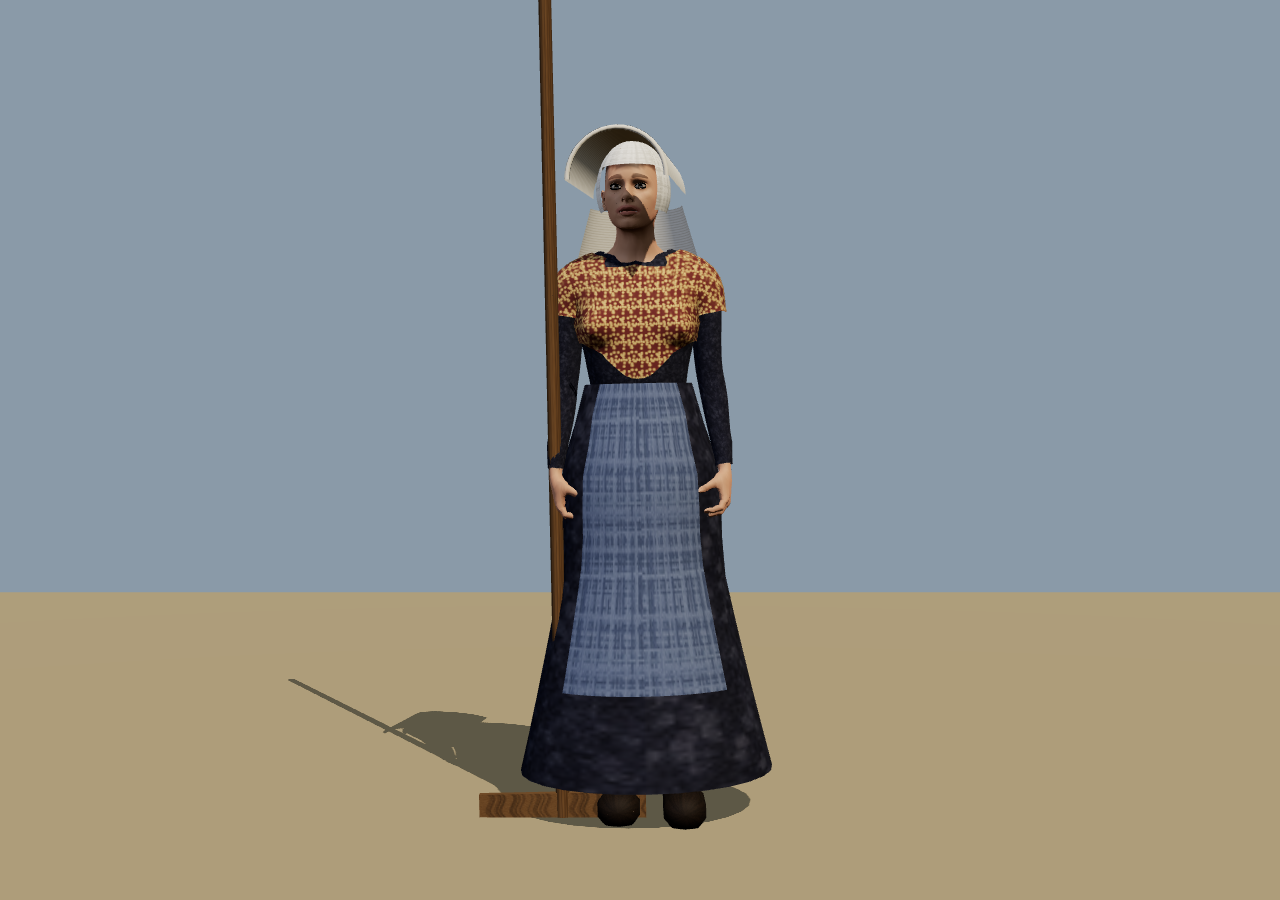
<file: dev/human.html>
<!doctype html>
<html lang="fr">
<head>
<meta charset="utf-8" />
<title>Personnage seul</title>
<style>html,body{margin:0;height:100%;background:#8a9aa8;overflow:hidden}canvas{display:block}</style>
<script type="importmap">{ "imports": { "three": "../vendor/three.module.js" } }</script>
</head>
<body>
<script type="module">
// Banc d'essai d'un personnage : ?era=xix&who=mayor&cam=face|body|back|side&anim=0&action=idle
import * as THREE from 'three';
import { buildCharacter } from '../src/characters/rig.js';
import { look, ARCHETYPES } from '../src/characters/wardrobe.js';
import { loadHumans } from '../src/characters/human.js';
await loadHumans('../assets/humans/');

const q = new URLSearchParams(location.search);
const era = q.get('era') || 'xix';
const who = q.get('who') || ARCHETYPES[era][0];
const camMode = q.get('cam') || 'body';
const renderer = new THREE.WebGLRenderer({ antialias: true, preserveDrawingBuffer: true });
renderer.setSize(innerWidth, innerHeight);
renderer.shadowMap.enabled = true;
renderer.outputColorSpace = THREE.SRGBColorSpace;
renderer.toneMapping = THREE.ACESFilmicToneMapping;
document.body.appendChild(renderer.domElement);
const scene = new THREE.Scene();
scene.background = new THREE.Color(0x8a9aa8);
scene.add(new THREE.HemisphereLight(0xdde8f0, 0x6a5a40, 1.0));
const sun = new THREE.DirectionalLight(0xfff0d8, 2.4);
sun.position.set(2, 5, 4); sun.castShadow = true;
sun.shadow.mapSize.set(2048, 2048);
sun.shadow.camera.left = -2; sun.shadow.camera.right = 2; sun.shadow.camera.top = 2.5; sun.shadow.camera.bottom = -0.5; sun.shadow.bias = -0.0003; sun.shadow.normalBias = 0.01;
scene.add(sun);
const fill = new THREE.DirectionalLight(0xc8d8ff, 0.6);
fill.position.set(-3, 2, 2);
scene.add(fill);
const ground = new THREE.Mesh(new THREE.PlaneGeometry(10, 10), new THREE.MeshStandardMaterial({ color: 0xa89878 }));
ground.rotation.x = -Math.PI / 2; ground.receiveShadow = true; scene.add(ground);
const spec = q.get('spec') ? JSON.parse(q.get('spec')) : look(era, who, { id: who, action: q.get('action') || 'idle' });
if (q.get('nohat')) delete spec.hat;
if (q.get('nobeard')) delete spec.beard;
if (q.get('hair')) spec.hair = { ...(spec.hair || {}), style: q.get('hair') };
const c = buildCharacter(spec);
c.setAction(q.get('action') || 'idle');
c.group.rotation.y = parseFloat(q.get('rot') || '0');
scene.add(c.group);
window.__char = c;
if (q.get('lod')) c.setLOD(+q.get('lod'));
if (q.get('hairdebug')) c.j.head.traverse((o) => { if (o.isMesh && o.material.alphaTest) o.material = new THREE.MeshBasicMaterial({ color: o.material.alphaTest > 0.4 ? 0xff0000 : 0x00ff00, side: THREE.DoubleSide, wireframe: q.get('hairdebug') === 'w' }); });
const cam = new THREE.PerspectiveCamera(30, innerWidth / innerHeight, 0.05, 50);
const eyeY = c.eyeHeight * c.scale;
const views = {
  body: [[0, 1.0, 4.2], [0, 0.9, 0]],
  face: [[0, eyeY, 0.62], [0, eyeY - 0.02, 0]],
  face34: [[0.38, eyeY + 0.02, 0.5], [0, eyeY - 0.02, 0]],
  back: [[0, 1.1, -4.2], [0, 0.9, 0]],
  side: [[4.2, 1.0, 0], [0, 0.9, 0]],
  bust: [[0.3, eyeY - 0.1, 1.4], [0, eyeY - 0.25, 0]],
  top: [[0, eyeY + 0.6, 0.25], [0, eyeY + 0.05, 0]],
  feet: [[0.4, 0.35, 1.2], [0, 0.1, 0]],
  hand: [[0.75, 0.95, 0.35], [0.2, 0.85, 0]],
  handF: [[0.25, 0.9, 0.8], [0.2, 0.85, 0]],
};
const [p, t] = views[camMode] || views.body;
cam.position.set(...p); cam.lookAt(...t);
let last = performance.now();
const anim = q.get('anim') !== '0';
function loop(now) {
  const dt = Math.min(0.05, (now - last) / 1000); last = now;
  if (anim) c.update(dt);
  renderer.render(scene, cam);
  requestAnimationFrame(loop);
}
requestAnimationFrame(loop);
</script>
</body>
</html>
</file>
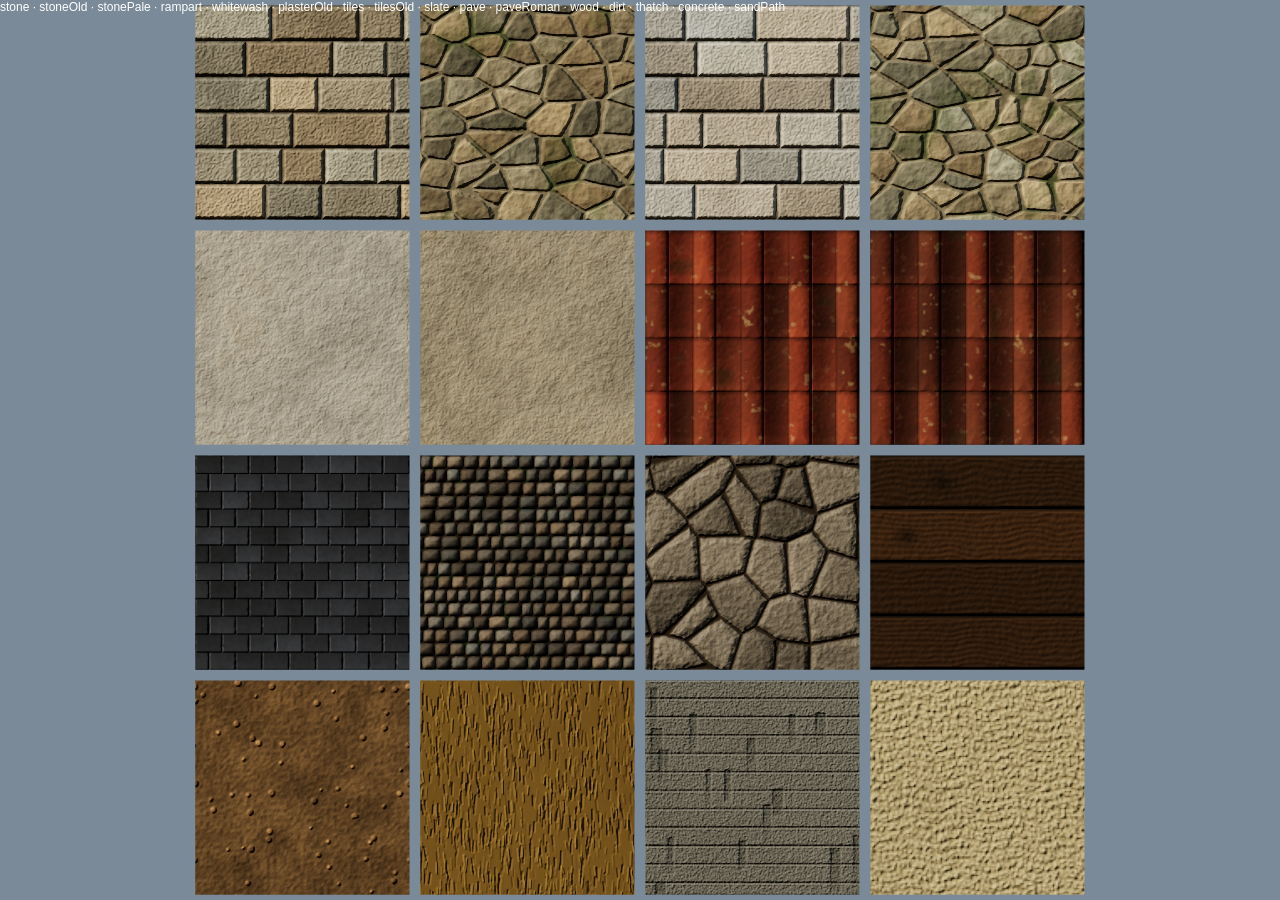
<file: dev/materials.html>
<!doctype html>
<html lang="fr">
<head>
<meta charset="utf-8" />
<title>Matériaux</title>
<style>html,body{margin:0;height:100%;background:#7a8a98;overflow:hidden}canvas{display:block}#l{position:fixed;left:0;top:0;font:12px sans-serif;color:#fff;width:100%}</style>
<script type="importmap">{ "imports": { "three": "../vendor/three.module.js" } }</script>
</head>
<body>
<div id="l"></div>
<script type="module">
// Planche des matériaux du bâti : ?mats=stone,stoneOld,…&cols=4
import * as THREE from 'three';
import { MAT } from '../src/world/materials.js';

const q = new URLSearchParams(location.search);
const names = (q.get('mats') || 'stone,stoneOld,stonePale,rampart,whitewash,plasterOld,tiles,tilesOld,slate,pave,paveRoman,wood,dirt,thatch,concrete,sandPath').split(',');
const cols = +(q.get('cols') || 4);
const rows = Math.ceil(names.length / cols);
const renderer = new THREE.WebGLRenderer({ antialias: true, preserveDrawingBuffer: true });
renderer.setSize(innerWidth, innerHeight);
renderer.outputColorSpace = THREE.SRGBColorSpace;
renderer.toneMapping = THREE.ACESFilmicToneMapping;
document.body.appendChild(renderer.domElement);
const scene = new THREE.Scene();
scene.background = new THREE.Color(0x7a8a98);
scene.add(new THREE.HemisphereLight(0xcfe0f0, 0x6a5a40, 0.8));
const sun = new THREE.DirectionalLight(0xfff0d8, 2.6);
sun.position.set(-3, 2.2, 2);
scene.add(sun);
const S = 2;     // une plaque = 2 m (une répétition de texture sur les boîtes)
const geo = new THREE.PlaneGeometry(S, S);
names.forEach((n, k) => {
  const m = new THREE.Mesh(geo, MAT[n]());
  m.position.set((k % cols - (cols - 1) / 2) * (S + 0.1), -(Math.floor(k / cols) - (rows - 1) / 2) * (S + 0.1), 0);
  scene.add(m);
});
const cam = new THREE.OrthographicCamera(-cols * 1.05, cols * 1.05, rows * 1.05, -rows * 1.05, 0.1, 50);
cam.position.set(0, 0, 10);
const aspect = innerWidth / innerHeight;
const w = Math.max(cols * 1.05, rows * 1.05 * aspect);
cam.left = -w; cam.right = w; cam.top = w / aspect; cam.bottom = -w / aspect;
cam.updateProjectionMatrix();
document.getElementById('l').textContent = names.join(' · ');
renderer.render(scene, cam);
window.__ready = true;
</script>
</body>
</html>
</file>
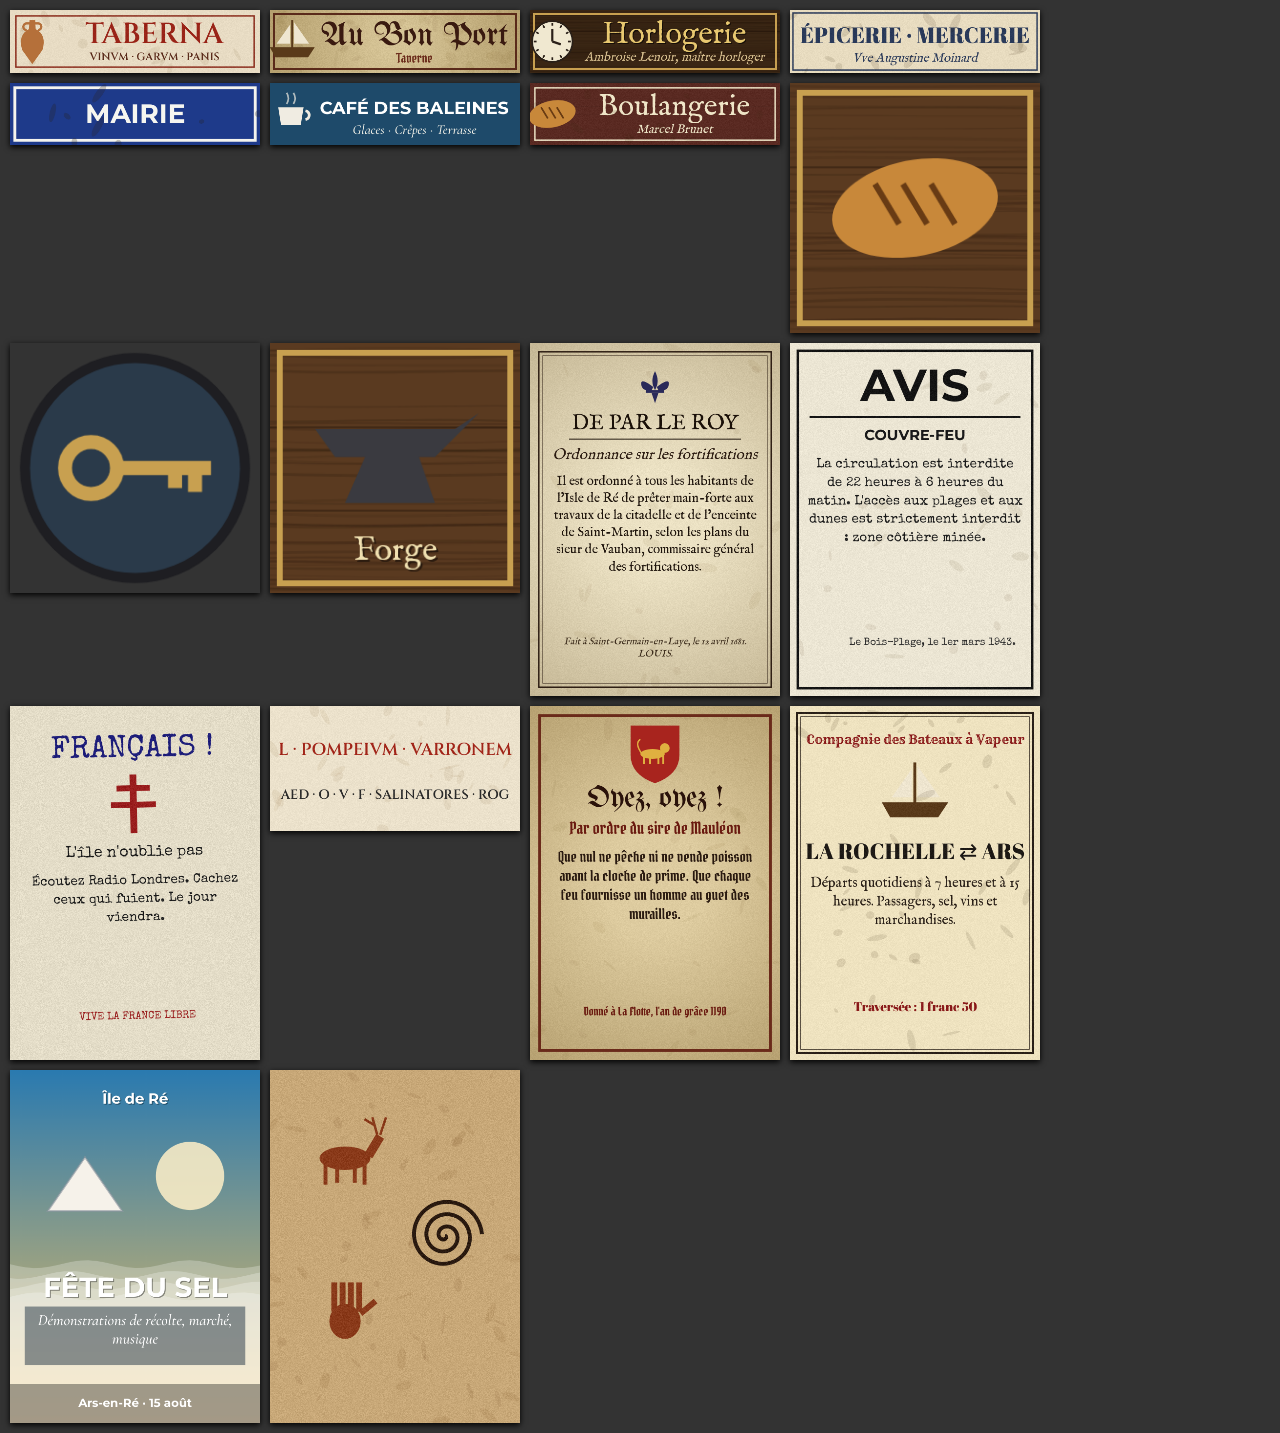
<file: dev/signs.html>
<!doctype html>
<html lang="fr"><head><meta charset="utf-8"><title>Enseignes et affiches</title>
<link rel="stylesheet" href="../fonts/fonts.css">
<style>body{background:#333;margin:0;padding:10px;display:flex;flex-wrap:wrap;gap:10px;align-items:flex-start}canvas{max-width:250px;height:auto;box-shadow:0 2px 6px #000}</style>
<script type="importmap">{ "imports": { "three": "../vendor/three.module.js" } }</script>
</head><body>
<script type="module">
import { signCanvas, hangingCanvas, posterCanvas, loadFonts } from '../src/gfx/signs.js';
await loadFonts();
const add = (c) => document.body.appendChild(c);
add(signCanvas({ text: 'TABERNA', sub: 'VINVM · GARVM · PANIS', style: 'roman', icon: 'amphora' }));
add(signCanvas({ text: 'Au Bon Port', sub: 'Taverne', style: 'gothic', icon: 'ship' }));
add(signCanvas({ text: 'Horlogerie', sub: 'Ambroise Lenoir, maître horloger', style: 'carved', icon: 'clock' }));
add(signCanvas({ text: 'ÉPICERIE · MERCERIE', sub: 'Vve Augustine Moinard', style: 'fat', bg: '#e8dcc0', fg: '#2a3a5a' }));
add(signCanvas({ text: 'MAIRIE', style: 'enamel' }));
add(signCanvas({ text: 'Café des Baleines', sub: 'Glaces · Crêpes · Terrasse', style: 'modern', bg: '#1e4a6a', icon: 'coffee' }));
add(signCanvas({ text: 'Boulangerie', sub: 'Marcel Brunet', style: 'painted', bg: '#5a2a22', icon: 'bread' }));
add(hangingCanvas({ icon: 'bread' }));
add(hangingCanvas({ icon: 'key', bg: '#2a3a4a', style: 'iron' }));
add(hangingCanvas({ icon: 'anvil', text: 'Forge' }));
add(posterCanvas({ kind: 'ordonnance', title: 'Ordonnance sur les fortifications', body: "Il est ordonné à tous les habitants de l'Isle de Ré de prêter main-forte aux travaux de la citadelle et de l'enceinte de Saint-Martin, selon les plans du sieur de Vauban, commissaire général des fortifications.", footer: 'Fait à Saint-Germain-en-Laye, le 12 avril 1681. LOUIS.' }));
add(posterCanvas({ kind: 'avis', title: 'COUVRE-FEU', body: "La circulation est interdite de 22 heures à 6 heures du matin. L'accès aux plages et aux dunes est strictement interdit : zone côtière minée.", footer: 'Le Bois-Plage, le 1er mars 1943.' }));
add(posterCanvas({ kind: 'tract', title: "L'île n'oublie pas", body: 'Écoutez Radio Londres. Cachez ceux qui fuient. Le jour viendra.', footer: 'VIVE LA FRANCE LIBRE' }));
add(posterCanvas({ kind: 'programma', title: 'L · POMPEIVM · VARRONEM', body: 'AED · O · V · F · SALINATORES · ROG' }));
add(posterCanvas({ kind: 'proclamation', title: 'Par ordre du sire de Mauléon', body: "Que nul ne pêche ni ne vende poisson avant la cloche de prime. Que chaque feu fournisse un homme au guet des murailles.", footer: "Donné à La Flotte, l'an de grâce 1190" }));
add(posterCanvas({ kind: 'affiche19', header: 'Compagnie des Bateaux à Vapeur', title: 'LA ROCHELLE ⇄ ARS', icon: 'ship', body: 'Départs quotidiens à 7 heures et à 15 heures. Passagers, sel, vins et marchandises.', footer: 'Traversée : 1 franc 50' }));
add(posterCanvas({ kind: 'tourism', header: 'Île de Ré', title: 'FÊTE DU SEL', icon: 'salt', body: 'Démonstrations de récolte, marché, musique', footer: 'Ars-en-Ré · 15 août', bg: '#2a7ab0', bg2: '#f0c060' }));
add(posterCanvas({ kind: 'hide', motifs: ['deer', 'spiral', 'hand'] }));
window.__ready = true;
</script></body></html>
</file>
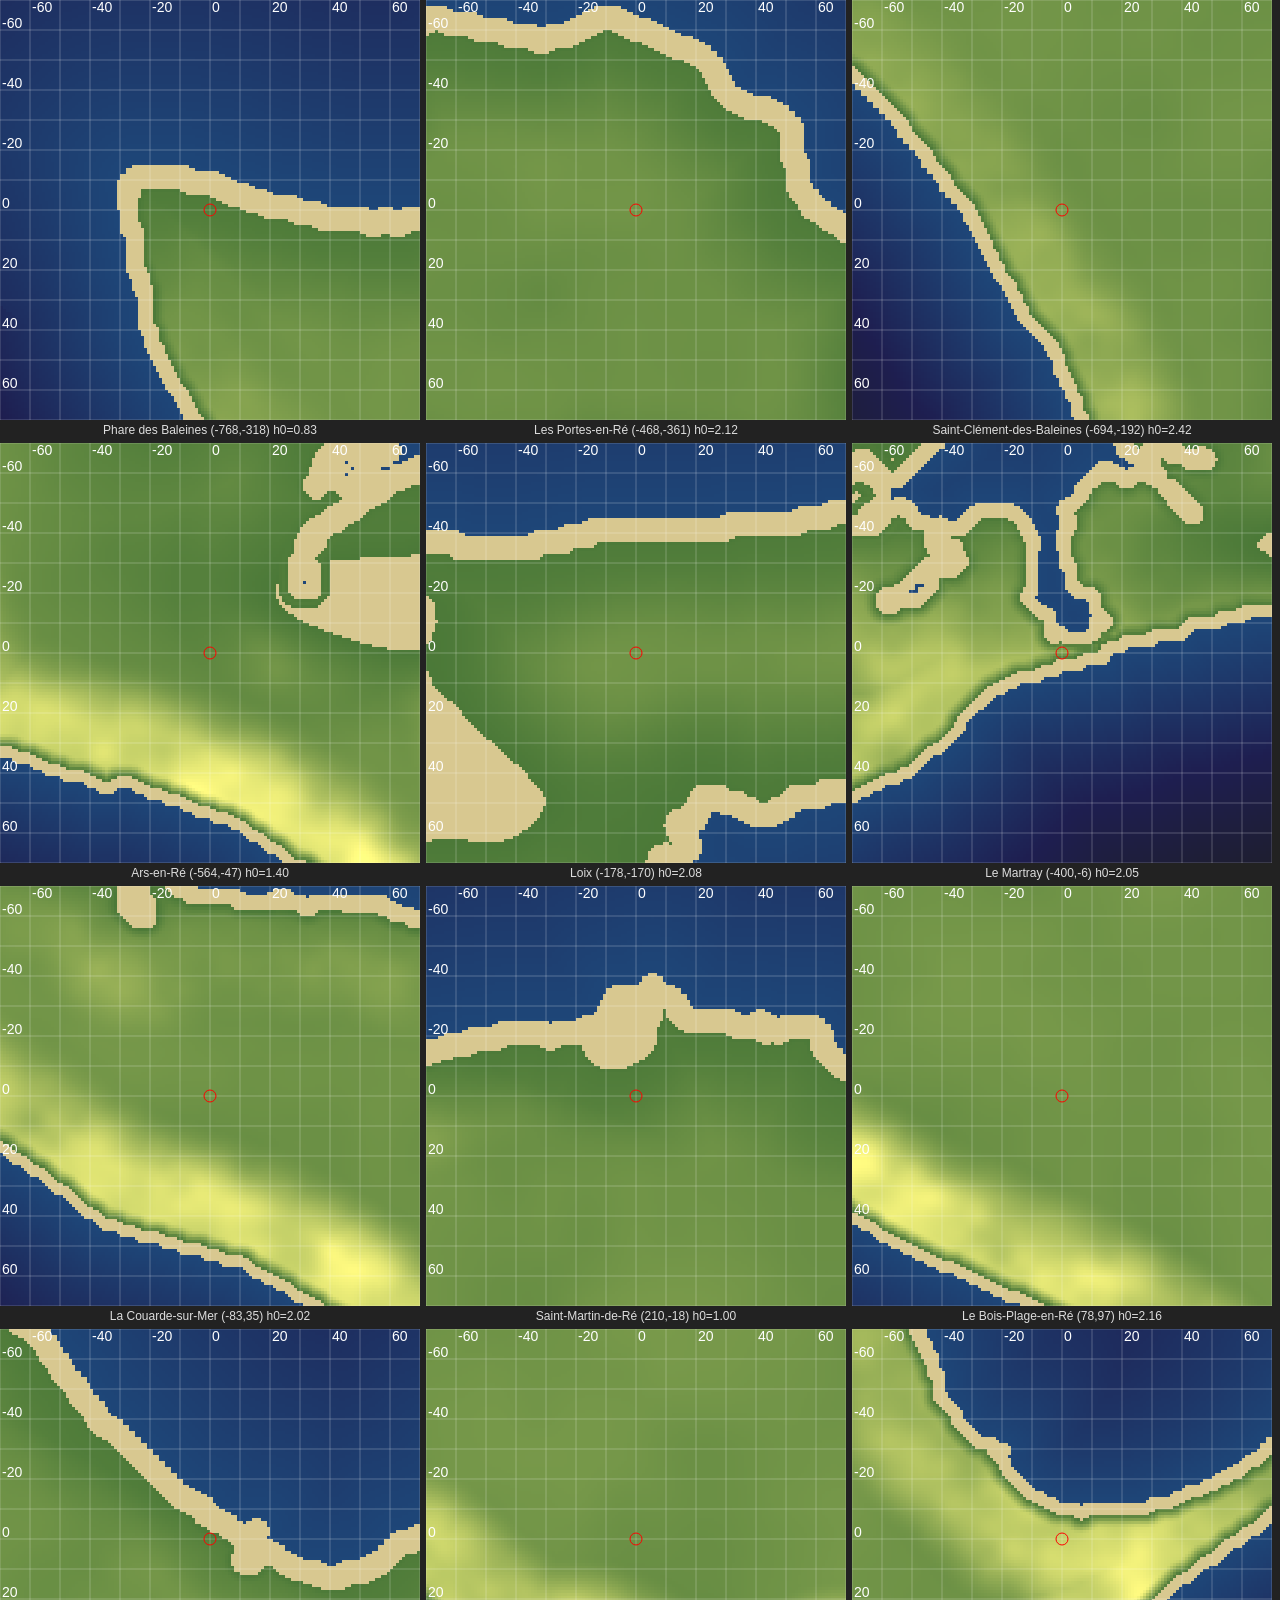
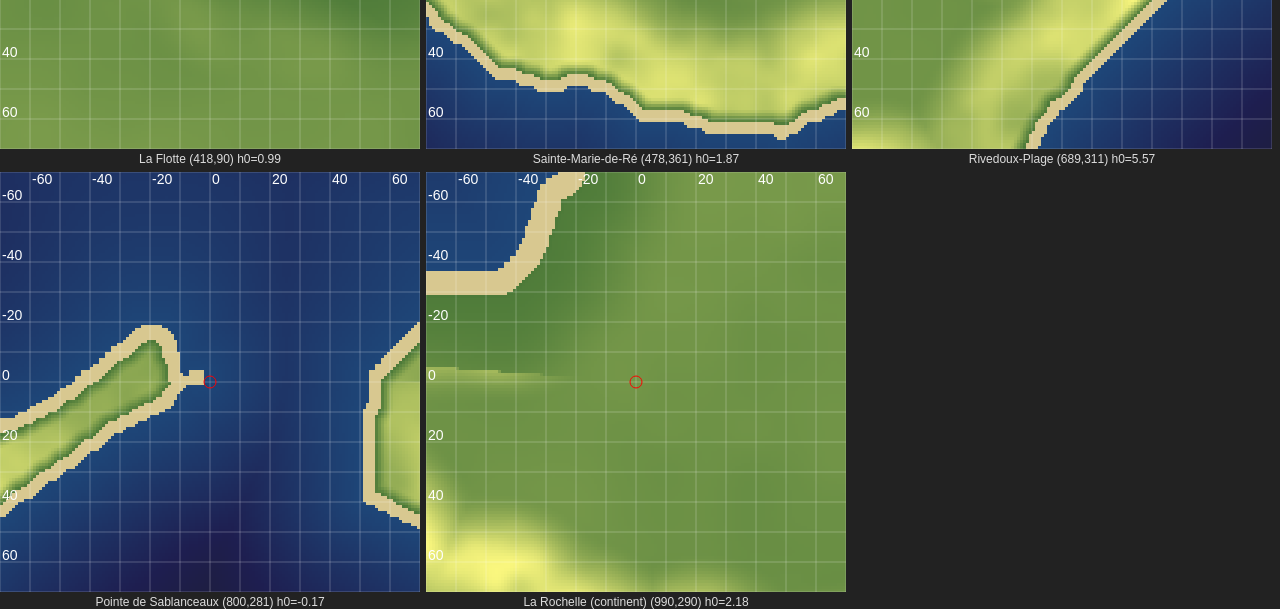
<file: dev/terrainmap.html>
<!doctype html><html><head><meta charset="utf-8"><title>Relief des villes</title>
<script type="importmap">{ "imports": { "three": "../vendor/three.module.js" } }</script>
<style>body{background:#222;margin:0;display:flex;flex-wrap:wrap;gap:6px;font:12px sans-serif;color:#ddd}div{text-align:center}</style></head><body>
<script type="module">
import { rawHeight } from '../src/world/terrain.js';
import { LOCATIONS } from '../src/world/locations.js';
const R = 70, S = 3;
for (const l of LOCATIONS) {
  if (l.id === 'lilleau' || l.id === 'fort-la-pree') continue;
  const c = document.createElement('canvas'); c.width = c.height = R * 2 * S;
  const ctx = c.getContext('2d');
  const [cx, , cz] = l.position;
  for (let j = -R; j < R; j++) for (let i = -R; i < R; i++) {
    const h = rawHeight(cx + i, cz + j);
    let col = h < 0 ? `rgb(30,${70 + Math.max(-40, h * 10)},${120 + h * 10})` : h < 0.6 ? '#d8c890' : `rgb(${60 + h * 25},${110 + h * 18},${50 + h * 10})`;
    ctx.fillStyle = col; ctx.fillRect((i + R) * S, (j + R) * S, S, S);
  }
  ctx.strokeStyle = 'rgba(255,255,255,0.25)';
  for (let k = -R; k <= R; k += 10) {
    ctx.beginPath(); ctx.moveTo((k + R) * S, 0); ctx.lineTo((k + R) * S, R * 2 * S); ctx.stroke();
    ctx.beginPath(); ctx.moveTo(0, (k + R) * S); ctx.lineTo(R * 2 * S, (k + R) * S); ctx.stroke();
  }
  ctx.strokeStyle = '#f00'; ctx.beginPath(); ctx.arc(R * S, R * S, 6, 0, 7); ctx.stroke();
  ctx.fillStyle = '#fff'; ctx.font = '14px sans-serif';
  for (let k = -60; k <= 60; k += 20) { ctx.fillText(k, (k + R) * S + 2, 12); ctx.fillText(k, 2, (k + R) * S - 2); }
  const d = document.createElement('div'); d.append(c, document.createElement('br'), l.name + ` (${cx},${cz}) h0=${rawHeight(cx,cz).toFixed(2)}`);
  document.body.appendChild(d);
}
window.__ready = true;
</script></body></html>
</file>
<file: fonts/fonts.css>
/* Polices embarquées (licences libres OFL / Apache 2.0, voir fonts/LICENCES.md) */
@font-face { font-family: 'Cinzel'; font-weight: 600; font-display: swap; src: url(Cinzel-600.woff2) format('woff2'); }
@font-face { font-family: 'UnifrakturMaguntia'; font-weight: 400; font-display: swap; src: url(UnifrakturMaguntia-400.woff2) format('woff2'); }
@font-face { font-family: 'Pirata One'; font-weight: 400; font-display: swap; src: url(PirataOne-400.woff2) format('woff2'); }
@font-face { font-family: 'IM Fell English'; font-weight: 400; font-display: swap; src: url(IMFellEnglish-400.woff2) format('woff2'); }
@font-face { font-family: 'Abril Fatface'; font-weight: 400; font-display: swap; src: url(AbrilFatface-400.woff2) format('woff2'); }
@font-face { font-family: 'Rye'; font-weight: 400; font-display: swap; src: url(Rye-400.woff2) format('woff2'); }
@font-face { font-family: 'Special Elite'; font-weight: 400; font-display: swap; src: url(SpecialElite-400.woff2) format('woff2'); }
@font-face { font-family: 'Montserrat'; font-weight: 700; font-display: swap; src: url(Montserrat-700.woff2) format('woff2'); }
@font-face { font-family: 'Cormorant Garamond'; font-weight: 500; font-display: swap; src: url(CormorantGaramond-500.woff2) format('woff2'); }
@font-face { font-family: 'Cormorant Garamond'; font-weight: 700; font-display: swap; src: url(CormorantGaramond-700.woff2) format('woff2'); }
@font-face { font-family: 'Cormorant Garamond'; font-style: italic; font-weight: 500; font-display: swap; src: url(CormorantGaramond-500i.woff2) format('woff2'); }
</file>
